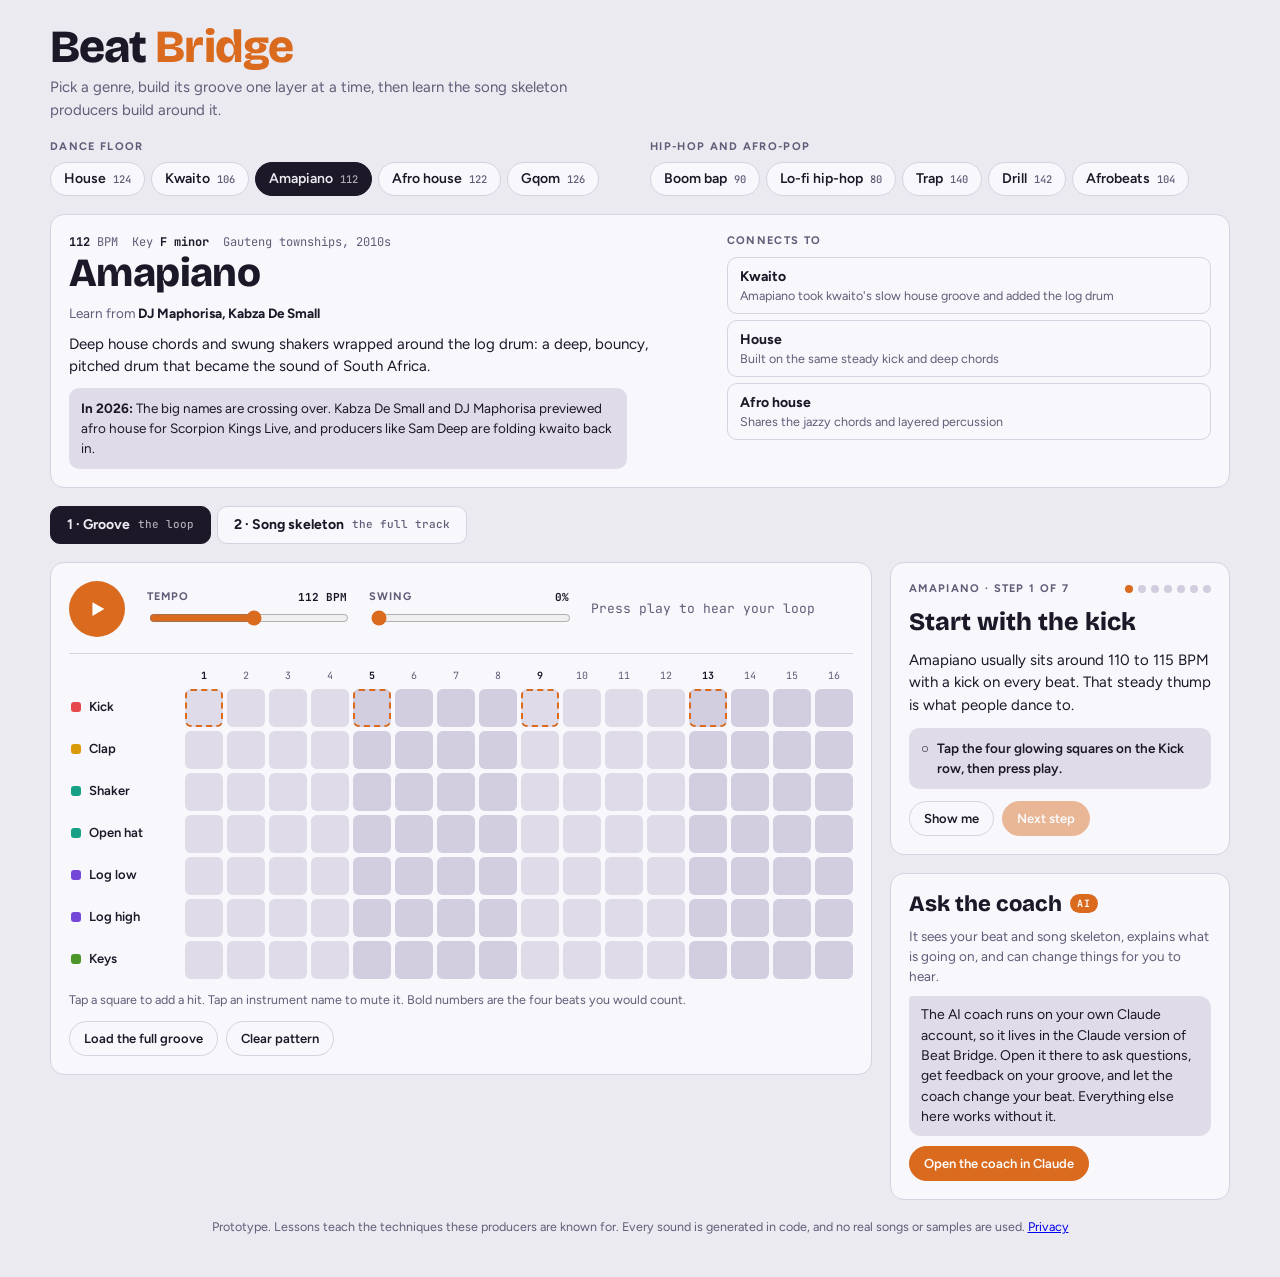
<file: public/index.html>
<!doctype html>
<html lang="en">
<head>
<meta charset="utf-8">
<meta name="viewport" content="width=device-width,initial-scale=1,viewport-fit=cover">
<title>Beat Bridge</title>
<meta name="description" content="Learn to make beats in 10 genres, from amapiano and gqom to trap and boom bap. Build the groove one layer at a time, then learn the song skeleton.">
<meta name="theme-color" content="#14111B">
<meta property="og:title" content="Beat Bridge">
<meta property="og:description" content="Learn to make amapiano, gqom, trap, boom bap and more, one layer at a time.">
<meta property="og:type" content="website">
<meta property="og:image" content="icons/icon-512.png">
<link rel="manifest" href="manifest.webmanifest">
<link rel="icon" href="icons/icon.svg" type="image/svg+xml">
<link rel="apple-touch-icon" href="icons/apple-touch-icon.png">
<style>:root{color-scheme:light;padding-top:env(safe-area-inset-top,0px);padding-bottom:env(safe-area-inset-bottom,0px)}body{margin:0}img{max-width:100%}[hidden]{display:none!important}</style>
<link rel="preconnect" href="https://fonts.googleapis.com">
<link rel="preconnect" href="https://fonts.gstatic.com" crossorigin>
<link rel="stylesheet" href="https://fonts.googleapis.com/css2?family=Bricolage+Grotesque:opsz,wght@12..96,500;12..96,800&family=Figtree:wght@400;500;600;700&family=JetBrains+Mono:wght@500;700&display=swap">
<link rel="stylesheet" href="css/styles.css">

</head>
<body>
<div class="wrap">
  <header>
    <div>
      <h1>Beat <span>Bridge</span></h1>
      <p class="tag">Pick a genre, build its groove one layer at a time, then learn the song skeleton producers build around it.</p>
    </div>
  </header>

  <nav class="shelf" id="shelf" aria-label="Genres"></nav>

  <section class="panel genre" id="genreCard" aria-live="polite"></section>

  <div class="tabs" role="tablist" aria-label="Lesson mode">
    <button class="tab" role="tab" id="tabGroove" aria-selected="true">1 · Groove <small>the loop</small></button>
    <button class="tab" role="tab" id="tabSong" aria-selected="false">2 · Song skeleton <small>the full track</small></button>
  </div>

  <div class="main">
    <section class="panel" aria-label="Beat maker">
      <div class="transport">
        <button class="play" id="play" aria-label="Play">
          <svg id="playIcon" viewBox="0 0 24 24" fill="currentColor"><path d="M7 4.5v15l13-7.5z"/></svg>
        </button>
        <div class="knob">
          <label for="bpm">Tempo <output id="bpmOut">112 BPM</output></label>
          <input type="range" id="bpm" min="70" max="150" value="112">
        </div>
        <div class="knob">
          <label for="swing">Swing <output id="swingOut">0%</output></label>
          <input type="range" id="swing" min="0" max="60" value="0">
        </div>
        <div class="now-playing" id="nowPlaying">Press play to hear your loop</div>
      </div>

      <div id="grooveView">
      <div class="grid-scroll">
        <div class="grid" id="grid" role="group" aria-label="Step sequencer"></div>
      </div>
      <p class="legend" id="legend"></p>
      <div class="tools">
        <button class="btn" id="loadGroove">Load the full groove</button>
        <button class="btn" id="clear">Clear pattern</button>
      </div>
      </div>

      <div id="songView" hidden>
        <div class="song-head">
          <div class="chips" id="variants"></div>
          <label class="toggle"><input type="checkbox" id="quick"> Quick listen: 2 bars per section</label>
        </div>
        <div class="stats" id="stats"></div>
        <div class="arr-scroll"><div class="arr" id="arr"></div></div>
        <p class="legend">Tap a section name to play from there. Tap a block to add or remove that layer in that section. The skeleton always plays the genre's full groove so you can hear the structure.</p>
        <div class="tools"><button class="btn" id="resetSkel">Reset skeleton</button></div>
      </div>
    </section>

    <div class="side">
    <aside class="panel coach" aria-live="polite">
      <div class="eyebrow"><span id="stepCount">Step 1</span><span class="dots" id="dots"></span></div>
      <h3 id="lTitle"></h3>
      <p id="lBody"></p>
      <div class="task" id="lTask"><span class="tick" id="lTick">○</span><span id="lTaskText"></span></div>
      <div class="row-btns">
        <button class="btn" id="showMe">Show me</button>
        <button class="btn" id="playSec" hidden>Play this section</button>
        <button class="btn primary" id="next" disabled>Next step</button>
      </div>
      <button class="back" id="prev">Previous step</button>
    </aside>

    <section class="panel ai" id="aiPanel" aria-label="AI coach">
      <div class="ai-head"><h3>Ask the coach</h3><span class="ai-badge">AI</span></div>
      <p class="ai-sub">It sees your beat and song skeleton, explains what is going on, and can change things for you to hear.</p>
      <div class="ai-log" id="aiLog" aria-live="polite"></div>
      <div class="ai-chips" id="aiChips"></div>
      <form class="ai-form" id="aiForm">
        <label for="aiInput" class="shelf-label" style="margin:0">Your question</label>
        <textarea id="aiInput" rows="2" placeholder="For example: why does my beat feel stiff?"></textarea>
        <div class="ai-actions">
          <button class="btn" type="button" id="aiUndo" hidden>Undo coach changes</button>
          <button class="btn" type="button" id="aiStop" hidden>Stop</button>
          <button class="btn primary" type="submit" id="aiSend">Send</button>
        </div>
      </form>
      <p class="ai-note" id="aiNote">Connecting to the coach…</p>
    </section>
    </div>
  </div>

  <p class="note">Prototype. Lessons teach the techniques these producers are known for. Every sound is generated in code, and no real songs or samples are used. <a href="privacy.html">Privacy</a></p>
</div>

<script src="js/app.js"></script>
<script>if('serviceWorker' in navigator) addEventListener('load',()=>navigator.serviceWorker.register('sw.js').catch(()=>{}));</script>
</body>
</html>
</file>
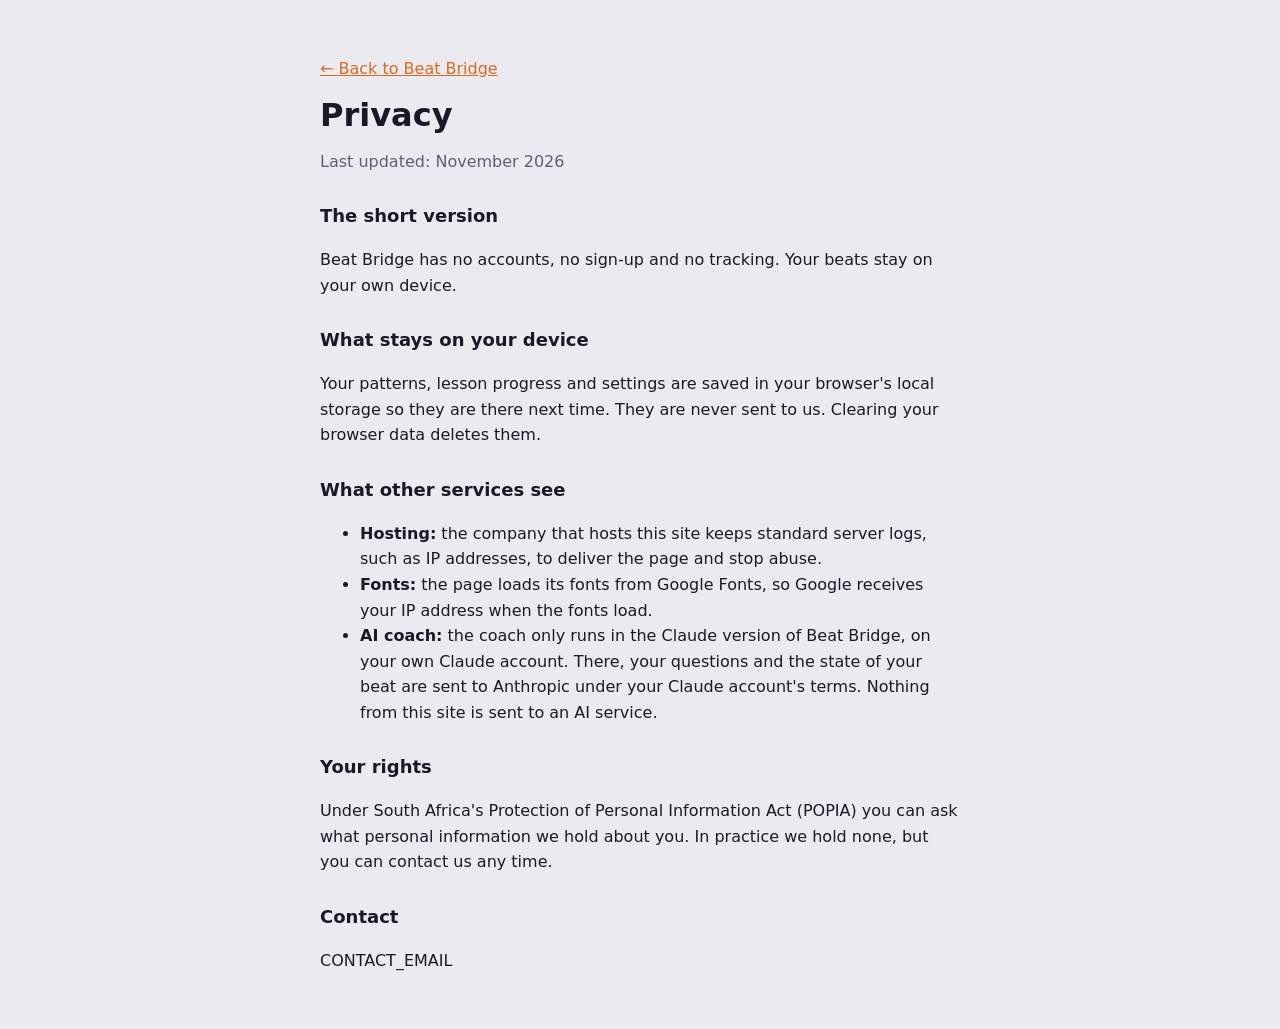
<file: public/privacy.html>
<!doctype html>
<html lang="en">
<head>
<meta charset="utf-8">
<meta name="viewport" content="width=device-width,initial-scale=1">
<title>Privacy · Beat Bridge</title>
<link rel="icon" href="icons/icon.svg" type="image/svg+xml">
<style>
:root{--bg:#ECEAF1;--fg:#1C1828;--muted:#625C78;--accent:#D96A1E}
@media (prefers-color-scheme: dark){:root{--bg:#14111B;--fg:#F1EEF7;--muted:#A8A2BA;--accent:#F29A4A;color-scheme:dark}}
body{margin:0;background:var(--bg);color:var(--fg);font:16px/1.6 system-ui,-apple-system,"Segoe UI",sans-serif;padding:40px max(16px,env(safe-area-inset-left,0px))}
main{max-width:640px;margin:0 auto}
h1{font-size:32px;line-height:1.1;margin:0 0 4px}
h2{font-size:18px;margin:28px 0 6px}
p,li{color:var(--fg)}
.muted{color:var(--muted)}
a{color:var(--accent)}
</style>
</head>
<body>
<main>
  <p><a href="./">← Back to Beat Bridge</a></p>
  <h1>Privacy</h1>
  <p class="muted">Last updated: November 2026</p>

  <h2>The short version</h2>
  <p>Beat Bridge has no accounts, no sign-up and no tracking. Your beats stay on your own device.</p>

  <h2>What stays on your device</h2>
  <p>Your patterns, lesson progress and settings are saved in your browser's local storage so they are there next time. They are never sent to us. Clearing your browser data deletes them.</p>

  <h2>What other services see</h2>
  <ul>
    <li><b>Hosting:</b> the company that hosts this site keeps standard server logs, such as IP addresses, to deliver the page and stop abuse.</li>
    <li><b>Fonts:</b> the page loads its fonts from Google Fonts, so Google receives your IP address when the fonts load.</li>
    <li><b>AI coach:</b> the coach only runs in the Claude version of Beat Bridge, on your own Claude account. There, your questions and the state of your beat are sent to Anthropic under your Claude account's terms. Nothing from this site is sent to an AI service.</li>
  </ul>

  <h2>Your rights</h2>
  <p>Under South Africa's Protection of Personal Information Act (POPIA) you can ask what personal information we hold about you. In practice we hold none, but you can contact us any time.</p>

  <h2>Contact</h2>
  <p>CONTACT_EMAIL</p>
</main>
</body>
</html>
</file>
<file: public/css/styles.css>
/* Layout: genre shelf on top, then a genre card, then a groovebox panel beside a coach that teaches one layer at a time */
:root{
  --chassis:#ECEAF1; --panel:#F8F7FB; --ink:#1C1828; --muted:#625C78; --line:#D6D2E0;
  --cell:#DFDBE8; --cell-alt:#D2CDDF; --accent:#D96A1E; --accent-ink:#FFFFFF; --ok:#1E8C57;
  --c-kick:#E5484D; --c-snare:#D99A0C; --c-hat:#16A085; --c-perc:#E2731F;
  --c-bass:#7646D8; --c-chord:#4A9628; --c-lead:#BE3496;
  --f-display:"Bricolage Grotesque", "Trebuchet MS", system-ui, sans-serif;
  --f-body:"Figtree", system-ui, -apple-system, "Segoe UI", sans-serif;
  --f-mono:"JetBrains Mono", ui-monospace, "Cascadia Mono", Consolas, monospace;
  --label:112px; --gap:4px; --cellmin:22px;
}
@media (prefers-color-scheme: dark){ :root:not([data-theme="light"]){
  --chassis:#14111B; --panel:#1E1A28; --ink:#F1EEF7; --muted:#A8A2BA; --line:#2F2A3C;
  --cell:#2A2537; --cell-alt:#332D43; --accent:#F29A4A; --accent-ink:#1A1208; --ok:#4CC98A;
  --c-kick:#FF6369; --c-snare:#F5BE3C; --c-hat:#3CCBAE; --c-perc:#FF9548;
  --c-bass:#9D78F0; --c-chord:#74C24D; --c-lead:#E25DBC; color-scheme:dark }}
:root[data-theme="dark"]{
  --chassis:#14111B; --panel:#1E1A28; --ink:#F1EEF7; --muted:#A8A2BA; --line:#2F2A3C;
  --cell:#2A2537; --cell-alt:#332D43; --accent:#F29A4A; --accent-ink:#1A1208; --ok:#4CC98A;
  --c-kick:#FF6369; --c-snare:#F5BE3C; --c-hat:#3CCBAE; --c-perc:#FF9548;
  --c-bass:#9D78F0; --c-chord:#74C24D; --c-lead:#E25DBC; color-scheme:dark }

*{box-sizing:border-box}
body{background:var(--chassis);color:var(--ink);font-family:var(--f-body);font-size:15px;line-height:1.5;
  padding-left:max(16px, env(safe-area-inset-left, 0px));padding-right:max(16px, env(safe-area-inset-right, 0px));padding-block:24px 40px}
.wrap{max-width:1180px;margin:0 auto;display:flex;flex-direction:column;gap:18px}
header{display:flex;flex-wrap:wrap;align-items:flex-end;justify-content:space-between;gap:8px 24px}
h1{font-family:var(--f-display);font-weight:800;font-size:clamp(30px,5vw,46px);line-height:1;letter-spacing:-.02em;margin:0}
h1 span{color:var(--accent)}
.tag{color:var(--muted);margin:6px 0 0;max-width:56ch}

/* genre shelf */
.shelf{display:grid;grid-template-columns:1fr 1fr;gap:12px 20px}
.shelf-group{min-width:0}
.shelf-label{font-size:11px;font-weight:700;letter-spacing:.12em;text-transform:uppercase;color:var(--muted);margin:0 0 6px}
.chips{display:flex;flex-wrap:wrap;gap:6px}
.chip{display:inline-flex;align-items:baseline;gap:7px;font:600 14px/1 var(--f-body);padding:9px 13px;border-radius:999px;border:1px solid var(--line);background:var(--panel);color:var(--ink);cursor:pointer}
.chip small{font-family:var(--f-mono);font-size:10.5px;color:var(--muted);font-weight:500}
.chip:hover{border-color:var(--muted)}
.chip[aria-pressed="true"]{background:var(--ink);color:var(--chassis);border-color:var(--ink)}
.chip[aria-pressed="true"] small{color:inherit;opacity:.7}

/* genre card */
.genre{display:grid;grid-template-columns:minmax(0,1.3fr) minmax(0,1fr);gap:18px 28px;align-items:start}
.genre h2{font-family:var(--f-display);font-weight:800;font-size:clamp(28px,4.4vw,40px);line-height:1;margin:2px 0 8px;letter-spacing:-.015em}
.meta{font-family:var(--f-mono);font-size:12px;color:var(--muted);display:flex;flex-wrap:wrap;gap:4px 14px}
.meta b{color:var(--ink);font-weight:700}
.genre p{margin:10px 0 0;max-width:62ch}
.learn{font-size:13.5px;color:var(--muted)}
.learn b{color:var(--ink)}
.links h3{font-size:11px;font-weight:700;letter-spacing:.12em;text-transform:uppercase;color:var(--muted);margin:0 0 8px}
.links ul{list-style:none;margin:0;padding:0;display:flex;flex-direction:column;gap:6px}
.link{width:100%;text-align:left;display:flex;flex-direction:column;gap:1px;background:none;border:1px solid var(--line);border-radius:10px;padding:8px 12px;cursor:pointer;color:var(--ink);font:inherit}
.link:hover{border-color:var(--muted)}
.link b{font-size:14px}
.link span{font-size:12.5px;color:var(--muted);line-height:1.35}

.main{display:grid;grid-template-columns:minmax(0,1fr) 340px;gap:18px;align-items:start}
.panel{background:var(--panel);border:1px solid var(--line);border-radius:14px;padding:18px}

/* transport */
.transport{display:flex;flex-wrap:wrap;align-items:center;gap:14px 22px;padding-bottom:16px;margin-bottom:14px;border-bottom:1px solid var(--line)}
.play{width:56px;height:56px;border-radius:50%;border:0;background:var(--accent);color:var(--accent-ink);cursor:pointer;display:grid;place-items:center;flex:none}
.play svg{width:22px;height:22px}
.play:focus-visible,button:focus-visible,input:focus-visible{outline:3px solid var(--ink);outline-offset:2px}
.knob{display:flex;flex-direction:column;gap:2px;min-width:130px;flex:1 1 130px;max-width:200px}
.knob label{font-size:11px;font-weight:700;letter-spacing:.1em;text-transform:uppercase;color:var(--muted);display:flex;justify-content:space-between}
.knob output{font-family:var(--f-mono);color:var(--ink);letter-spacing:0}
input[type=range]{width:100%;accent-color:var(--accent)}
.now-playing{font-family:var(--f-mono);font-size:13px;color:var(--muted);flex:1 1 180px}
.now-playing b{color:var(--ink)}
.tools{display:flex;gap:8px;flex-wrap:wrap;margin-top:12px}
.btn{font:600 13px/1 var(--f-body);padding:10px 14px;border-radius:999px;border:1px solid var(--line);background:transparent;color:var(--ink);cursor:pointer}
.btn:hover{border-color:var(--muted)}
.btn.primary{background:var(--accent);color:var(--accent-ink);border-color:var(--accent)}
.btn:disabled{opacity:.45;cursor:not-allowed}

/* grid */
.grid-scroll{overflow-x:auto}
.grid{display:grid;grid-template-columns:var(--label) repeat(16,minmax(var(--cellmin),1fr));gap:var(--gap);align-items:center}
.num{font-family:var(--f-mono);font-size:10px;text-align:center;color:var(--muted);padding-bottom:2px}
.num.beat{color:var(--ink);font-weight:700}
.num.now{color:var(--accent)}
.rowlabel{display:flex;align-items:center;gap:8px;border:0;background:none;color:var(--ink);font:600 13px/1.1 var(--f-body);text-align:left;cursor:pointer;padding:4px 2px;border-radius:6px;min-width:0}
.rowlabel .dot{width:10px;height:10px;border-radius:3px;background:var(--row);flex:none}
.rowlabel .nm{white-space:nowrap;overflow:hidden;text-overflow:ellipsis}
.rowlabel.muted{color:var(--muted);text-decoration:line-through}
.rowlabel.muted .dot{background:transparent;box-shadow:inset 0 0 0 2px var(--muted)}
.cell{aspect-ratio:1;width:100%;border:0;border-radius:6px;background:var(--cell);cursor:pointer;padding:0;transition:transform .06s,filter .06s}
.cell.alt{background:var(--cell-alt)}
.cell:hover{filter:brightness(1.08)}
.cell.on{background:var(--row);box-shadow:inset 0 -3px 0 rgba(0,0,0,.18)}
.cell.roll{background:repeating-linear-gradient(90deg,var(--row) 0 22%,transparent 22% 34%);box-shadow:inset 0 0 0 2px var(--row)}
.cell.now{filter:brightness(1.18)}
.cell.on.now,.cell.roll.now{transform:scale(1.08);box-shadow:0 0 0 2px var(--row),0 0 14px var(--row)}
.cell.hint{outline:2px dashed var(--accent);outline-offset:-2px;animation:pulse 1.1s ease-in-out infinite}
@keyframes pulse{50%{outline-color:transparent}}
.legend{margin:12px 0 0;font-size:12.5px;color:var(--muted)}

/* coach */
.side{display:flex;flex-direction:column;gap:18px;min-width:0}
.coach{display:flex;flex-direction:column;gap:12px}
/* AI coach */
.ai{display:flex;flex-direction:column;gap:10px}
.ai-head{display:flex;align-items:center;gap:8px}
.ai-head h3{font-family:var(--f-display);font-weight:800;font-size:22px;line-height:1.1;margin:0}
.ai-badge{font-family:var(--f-mono);font-size:10px;font-weight:700;letter-spacing:.08em;padding:2px 7px;border-radius:999px;background:var(--accent);color:var(--accent-ink)}
.ai-sub{margin:0;color:var(--muted);font-size:13.5px}
.ai-log{display:flex;flex-direction:column;gap:8px;max-height:380px;overflow-y:auto}
.msg{padding:9px 12px;border-radius:12px;font-size:14px;line-height:1.45;white-space:pre-wrap;overflow-wrap:anywhere;margin:0}
.msg.ai{background:var(--cell);border-top-left-radius:4px}
.msg.user{background:var(--ink);color:var(--chassis);align-self:flex-end;border-top-right-radius:4px;max-width:88%}
.msg.tool{font-family:var(--f-mono);font-size:12px;color:var(--ok);padding:0 4px;background:none}
.msg.thinking{color:var(--muted);font-style:italic}
.ai-chips{display:flex;flex-wrap:wrap;gap:6px}
.ai-chips .chip{font-size:12.5px;padding:7px 11px}
.ai-form{display:flex;flex-direction:column;gap:8px}
.ai-form textarea{width:100%;resize:vertical;font:inherit;font-size:14px;padding:10px 12px;border-radius:10px;border:1px solid var(--line);background:var(--chassis);color:var(--ink);min-height:62px}
.ai-form textarea:focus-visible{outline:3px solid var(--ink);outline-offset:1px}
.ai-actions{display:flex;gap:8px;justify-content:flex-end;flex-wrap:wrap}
.ai-note{margin:0;font-size:12.5px;color:var(--muted)}
.eyebrow{font-size:11px;font-weight:700;letter-spacing:.12em;text-transform:uppercase;color:var(--muted);display:flex;justify-content:space-between;align-items:center;gap:8px}
.dots{display:flex;gap:5px;flex-wrap:wrap}
.dots i{width:8px;height:8px;border-radius:50%;background:var(--cell-alt)}
.dots i.done{background:var(--ok)}
.dots i.cur{background:var(--accent)}
.coach h3{font-family:var(--f-display);font-weight:800;font-size:25px;line-height:1.1;margin:0;text-wrap:balance}
.coach p{margin:0}
.task{font-size:13.5px;font-weight:600;padding:10px 12px;border-radius:10px;background:var(--cell);display:flex;gap:8px;align-items:flex-start}
.task.ok{color:var(--ok)}
.task .tick{font-family:var(--f-mono);flex:none}
.coach .row-btns{display:flex;gap:8px;flex-wrap:wrap}
.back{background:none;border:0;color:var(--muted);font:500 13px var(--f-body);cursor:pointer;padding:4px 0;text-decoration:underline;text-underline-offset:3px;align-self:flex-start}
.note{font-size:12.5px;color:var(--muted);text-align:center;margin:0;text-wrap:balance}

/* mode tabs */
.tabs{display:flex;gap:6px;flex-wrap:wrap}
.tab{font:700 14px/1 var(--f-body);padding:11px 16px;border-radius:10px;border:1px solid var(--line);background:var(--panel);color:var(--ink);cursor:pointer;display:flex;gap:8px;align-items:center}
.tab small{font-family:var(--f-mono);font-size:11px;color:var(--muted);font-weight:500}
.tab[aria-selected="true"]{background:var(--ink);color:var(--chassis);border-color:var(--ink)}
.tab[aria-selected="true"] small{color:inherit;opacity:.7}
.now-line{font-size:13.5px;padding:10px 12px;border-radius:10px;background:var(--cell);margin-top:12px;max-width:62ch}

/* song skeleton */
.song-head{display:flex;flex-wrap:wrap;gap:10px 18px;align-items:center;justify-content:space-between;margin-bottom:10px}
.toggle{display:inline-flex;gap:7px;align-items:center;font-size:13px;color:var(--muted);cursor:pointer}
.toggle input{accent-color:var(--accent);width:16px;height:16px}
.stats{display:flex;flex-wrap:wrap;gap:4px 18px;font-family:var(--f-mono);font-size:12.5px;color:var(--muted);margin-bottom:12px}
.stats b{color:var(--ink)}
.stats .ok{color:var(--ok)}
.stats .late{color:var(--accent)}
.arr-scroll{overflow-x:auto;padding-bottom:4px}
.arr{display:grid;gap:3px;align-items:stretch}
.sec-h{position:relative;overflow:hidden;display:flex;flex-direction:column;align-items:flex-start;gap:2px;border:0;border-top:3px solid var(--t);border-radius:8px;padding:6px 8px 8px;background:var(--cell);color:var(--ink);cursor:pointer;text-align:left;min-width:0;font:inherit}
.sec-h b{font-size:12.5px;white-space:nowrap;overflow:hidden;text-overflow:ellipsis;max-width:100%}
.sec-h small{font-family:var(--f-mono);font-size:10.5px;color:var(--muted)}
.clipb{font-family:var(--f-mono);font-size:9.5px;background:var(--accent);color:var(--accent-ink);padding:1px 6px;border-radius:999px}
.prog{position:absolute;left:0;bottom:0;height:3px;width:0;background:var(--t)}
.sec-h.now{background:var(--cell-alt);box-shadow:inset 0 0 0 2px var(--t)}
.sec-h.focus{outline:2px dashed var(--accent);outline-offset:-2px}
.lane-l{display:flex;align-items:center;gap:6px;font:600 12px/1.1 var(--f-body);min-width:0;white-space:nowrap;overflow:hidden}
.lane-l .dot{width:8px;height:8px;border-radius:2px;background:var(--row);flex:none}
.clip{border:0;border-radius:6px;height:22px;background:transparent;box-shadow:inset 0 0 0 1px var(--line);cursor:pointer;padding:0}
.clip:hover{box-shadow:inset 0 0 0 1px var(--muted)}
.clip.on{background:var(--row);box-shadow:none}

@media (max-width:900px){
  .main{grid-template-columns:1fr}
  .side{order:-1}
  .genre{grid-template-columns:1fr}
}
@media (max-width:640px){ .shelf{grid-template-columns:1fr} }
@media (max-width:520px){
  :root{--label:58px;--gap:2px;--cellmin:17px}
  .panel{padding:12px}
  .rowlabel{font-size:11.5px;gap:5px}
  .rowlabel .dot{width:7px;height:7px}
  .cell{border-radius:4px}
  .knob{max-width:none}
}
@media (prefers-reduced-motion: reduce){
  .cell{transition:none}
  .cell.hint{animation:none}
  .cell.on.now,.cell.roll.now{transform:none}
}
</file>
